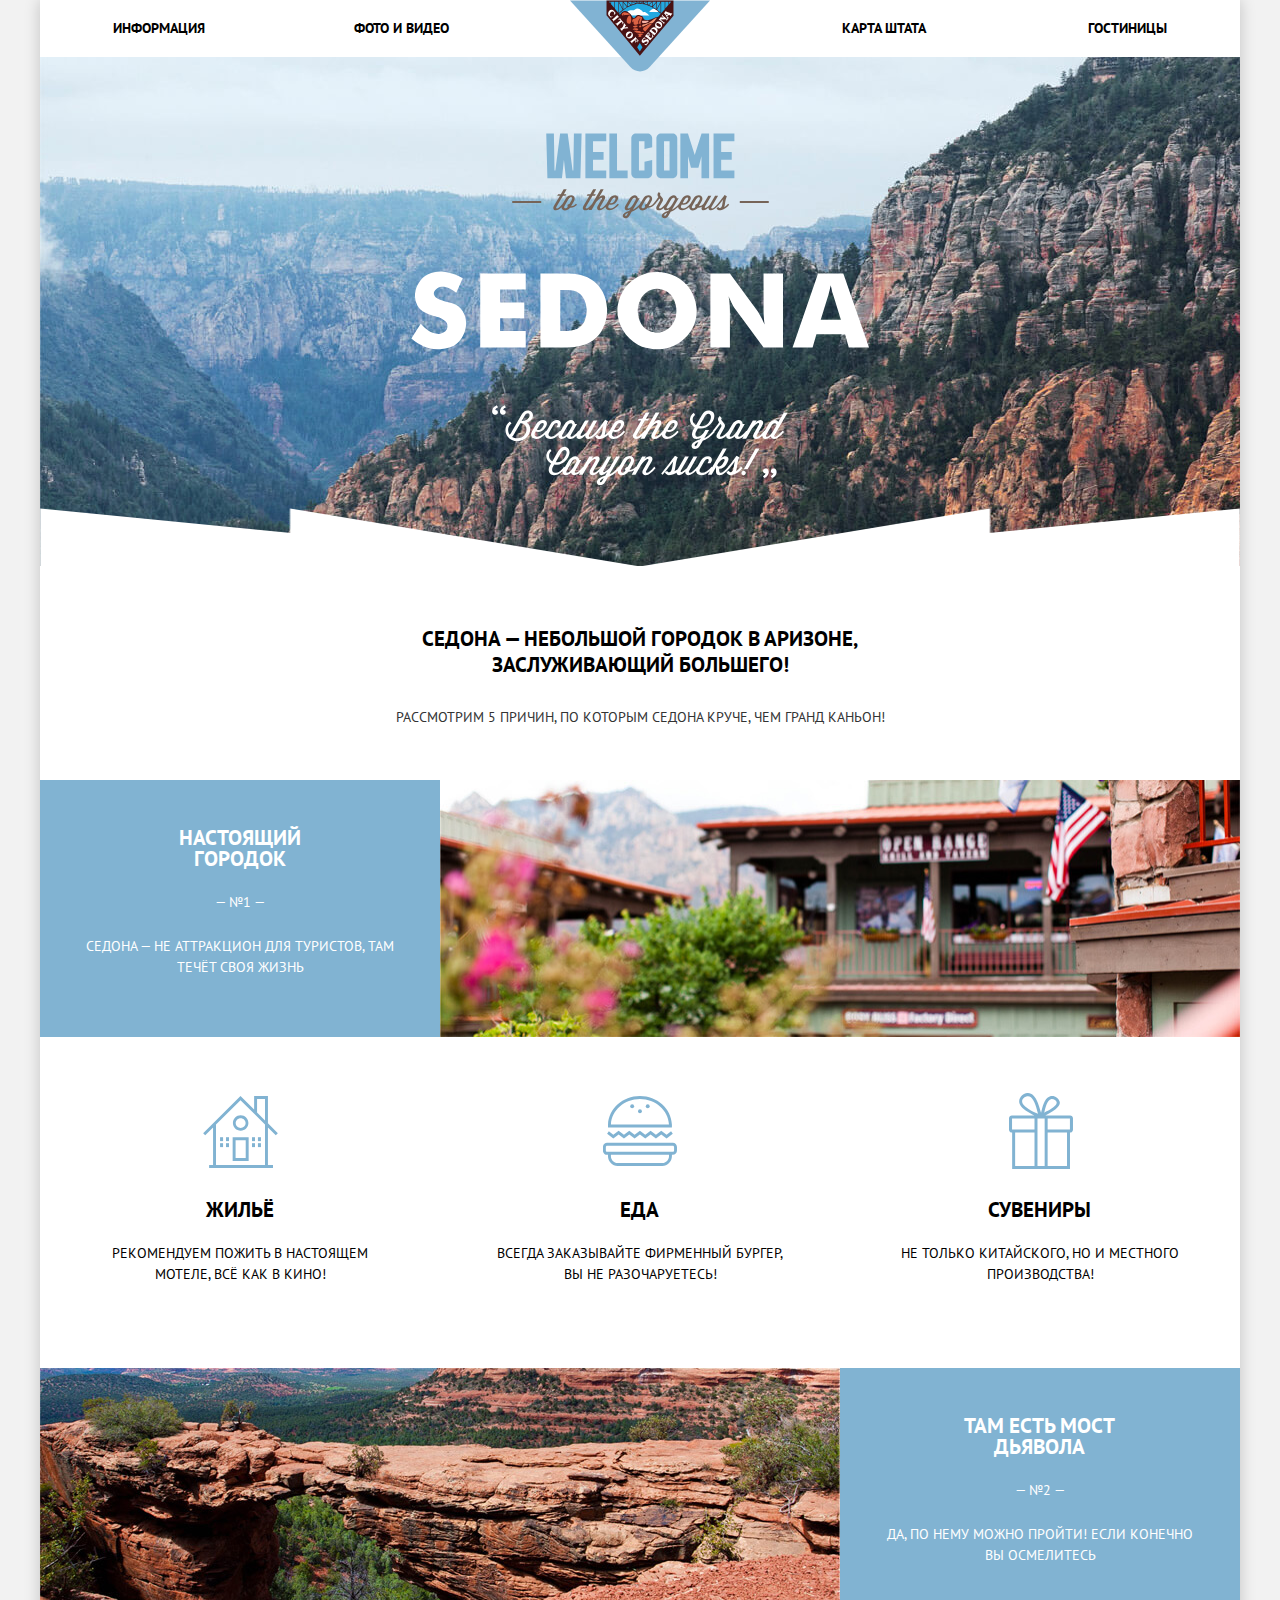
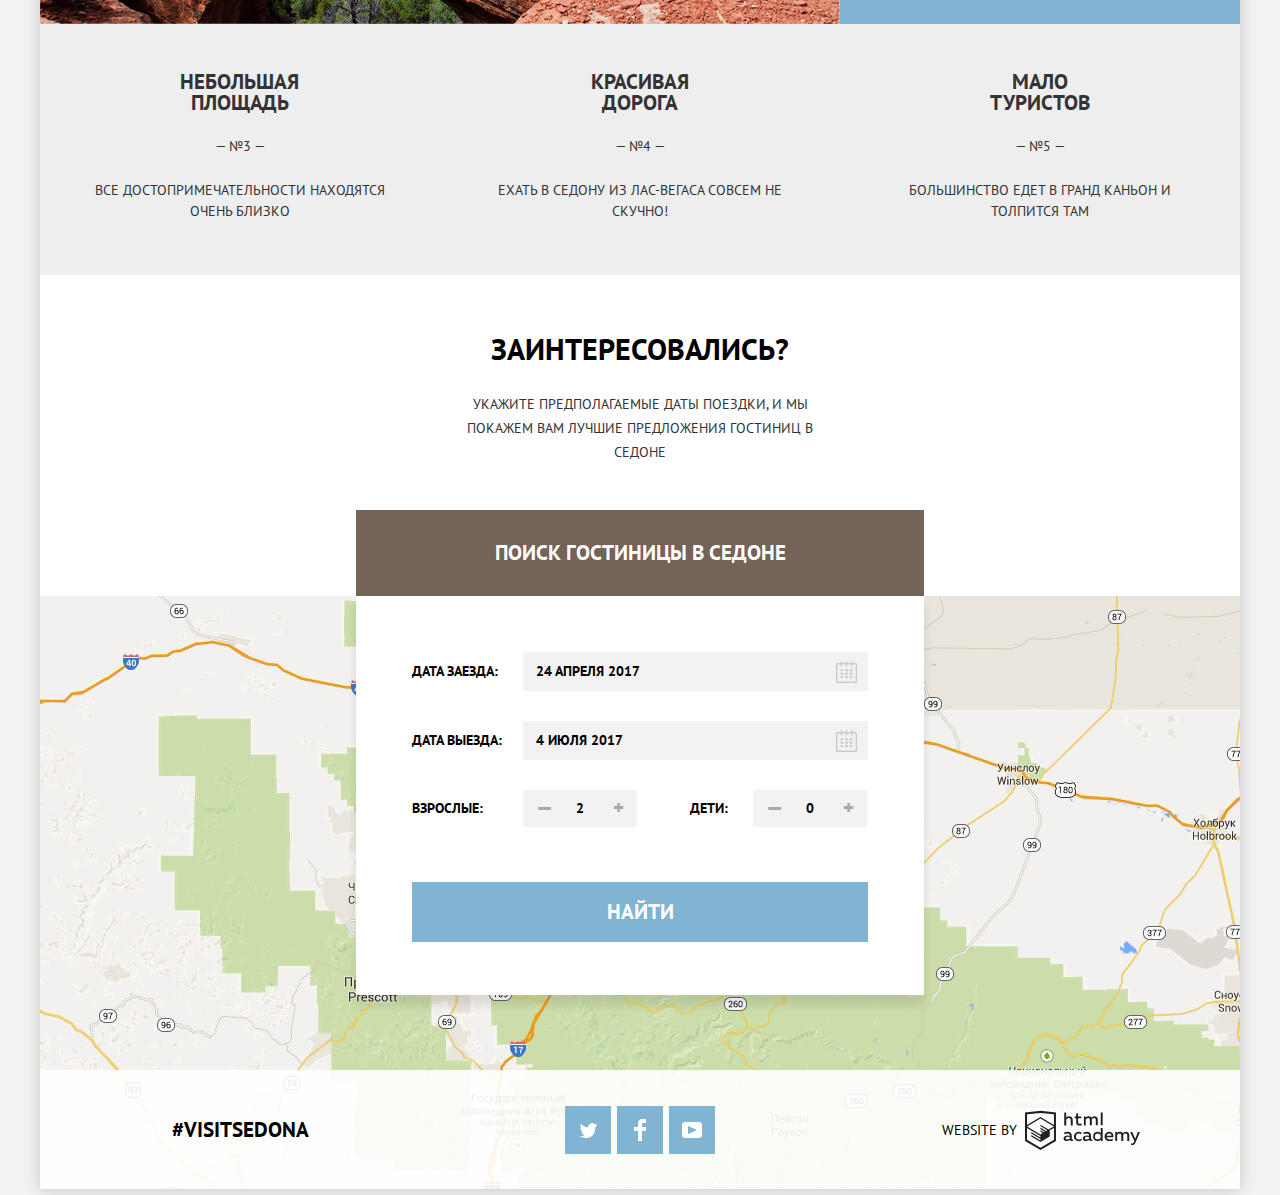
<file: index.html>
<!DOCTYPE html>
<html lang="ru">

<head>
  <meta charset="utf-8">
  <title>HTML Academy: Седона</title>
  <link href="https://fonts.googleapis.com/css?family=PT+Sans:400,700&amp;subset=cyrillic" rel="stylesheet">
  <link rel="stylesheet" href="css/normalize.css">
  <link rel="stylesheet" href="css/style-min.css">
</head>

<body class="index">
  <div class="page-container">
    <header class="page-header">
      <nav class="main-nav">
        <ul class="main-nav__list">
          <li class="main-nav__item main-nav__item--left">
            <a class="main-nav__link" href="#">Информация</a>
          </li>
          <li class="main-nav__item main-nav__item--left">
            <a class="main-nav__link" href="#">Фото и видео</a>
          </li>
          <li class="main-nav__item main-nav__item--right">
            <a class="main-nav__link" href="#">Карта штата</a>
          </li>
          <li class="main-nav__item main-nav__item--right">
            <a class="main-nav__link" href="hotels.html">Гостиницы</a>
          </li>
        </ul>
        <a class="logo">
          <img src="img/content/logo.svg" alt="City of Sedona" width="140" height="72">
          <span class="visually-hidden">Sedona</span>
        </a>
      </nav>
    </header>
    <main class="page-content">
      <section class="banner">
        <h2 class="visually-hidden">Welcome to the georgeus Sedona because the Grand Canyon sucks</h2>
        <img src="img/content/welcome.svg" alt="Welcome to the georgeus Sedona because the Grand Canyon sucks" width="459" height="353">
      </section>
      <section class="about-us">
        <header>
          <h2>Седона — небольшой городок в Аризоне,
            заслуживающий большего!</h2>
          <p>Рассмотрим 5 причин, по которым Седона круче, чем гранд каньон!</p>
        </header>
      </section>

      <section class="features">
        <ol class="features__list">
          <li class="feature__item item-feature feature__item--picture">
            <div class="feature__container">
              <h3>Настоящий городок</h3>
              <p>
                &#8212; №1
                &#8212;</p>
              <p>Седона — не аттракцион для туристов, там течёт своя жизнь</p>
            </div>
            <img src="img/content/true-town.jpg" alt="Настоящий городок" width="800" height="257">

            <ul class="item-feature__list">
              <li class="item-feature__item item-feature__item--accomodation">
                <h3>Жильё</h3>
                <p>Рекомендуем пожить в настоящем мотеле, всё как в кино!</p>
              </li>
              <li class="item-feature__item item-feature__item--food">
                <h3>Еда</h3>
                <p>
                  Всегда заказывайте фирменный бургер, вы не разочаруетесь!</p>
              </li>
              <li class="item-feature__item item-feature__item--souvenir">
                <h3>Сувениры</h3>
                <p>
                  Не только китайского, но и местного производства!</p>
              </li>
            </ul>
          </li>

          <li class="feature__item feature__item--picture">
            <img src="img/content/devils-bridge.jpg" alt="Настоящий городок" width="800" height="256">
            <div class="feature__container">
              <h3>Там есть Мост дьявола</h3>
              <p>
                &#8212; №2
                &#8212;</p>
              <p>Да, по нему можно пройти! Если конечно вы осмелитесь</p>
            </div>
          </li>

          <li class="feature__item">
            <div class="feature__container">
              <h3>Небольшая площадь</h3>
              <p>
                &#8212; №3
                &#8212;</p>
              <p>Все достопримечательности находятся очень близко</p>
            </div>
          </li>

          <li class="feature__item">
            <div class="feature__container">
              <h3>Красивая дорога</h3>
              <p>
                &#8212; №4
                &#8212;</p>
              <p>Ехать в Седону из Лас-Вегаса совсем не скучно!</p>
            </div>
          </li>

          <li class="feature__item">
            <div class="feature__container">
              <h3>Мало туристов</h3>
              <p>
                &#8212; №5
                &#8212;</p>
              <p>Большинство едет в гранд каньон и толпится там</p>
            </div>
          </li>
        </ol>
      </section>

      <section class="order">
        <div class="order-container">
          <header>
            <h2 class="visually-hidden">Найти гостиницу в Седоне</h2>
          </header>
          <div class="order__info">
            <b>Заинтересовались?</b>
            <p>Укажите предполагаемые даты поездки,
              и мы покажем вам лучшие предложения гостиниц в Седоне</p>
          </div>
          <a href="#" class="button button--open-order">поиск гостиницы в седоне</a>
        </div>
        <div class="modal modal-search modal-search--open">
          <form action="https://echo.htmlacademy.ru" method="post">
            <div class="form-container">
              <div class="reg-date">
                <p><label for="check-in-field">Дата заезда:</label>
                  <input type="text" name="check-in" id="check-in-field" placeholder="24 апреля 2017">
                  <button class="calendar" type="button"></button>
                </p>
                <p><label for="check-out-field">Дата выезда:</label>
                  <input type="text" name="check-out" id="check-out-field" placeholder="4 июля 2017">
                  <button class="calendar" type="button"></button>
                </p>
              </div>

              <div class="tickets">
                <label for="adult-tickets-field">Взрослые:</label>
                <div class="tickets__container">
                  <div class="tickets__half-width">
                    <p>
                      <button class="change-value" type="button" aria-label="добавить еще один взрослый билет">&#8212;</button>
                      <input type="text" name="adult-tickets" id="adult-tickets-field" value="2" pattern="[0-9]{1,3}">
                      <button class="change-value" type="button" aria-label="убрать один взрослый билет">+</button>
                    </p>
                  </div>

                  <div class="tickets__half-width">
                    <label for="children-tickets-field">Дети:</label>
                    <p>
                      <button class="change-value" type="button" aria-label="добавить еще один детский билет">&#8212;</button>
                      <input type="text" name="children-tickets" id="children-tickets-field" value="0" pattern="[0-9]{1,3}">
                      <button class="change-value" type="button" aria-label="убрать один детский билет">+</button>
                    </p>
                  </div>
                </div>
              </div>
            </div>
            <button class="button button--search" type="submit">Найти
            </button>
          </form>
        </div>
      </section>
    </main>

    <footer class="page-footer">
      <div class="map">
        <iframe src="https://www.google.com/maps/embed?pb=!1m14!1m12!1m3!1d498610.32959656045!2d-111.83600542272696!3d34.81545300815215!2m3!1f0!2f0!3f0!3m2!1i1024!2i768!4f13.1!5e0!3m2!1sen!2sru!4v1544873640456" width="1200" height="593" style="border:0"
          allowfullscreen></iframe>
        <img src="img/content/map.jpg" alt="Гостиницы на карте" width="1200" height="593">
      </div>
      <div class="footer-container">
        <p class="visit-sedona">
          <a href="#">#visitSEDONA</a>
        </p>
        <section class="socials">
          <h2 class="visually-hidden">Седона в социальных сетях</h2>
          <ul class="socials__list">
            <li class="socials__item">
              <a href="#" class="socials__link social-tw"><span class="visually-hidden">Твиттер</span></a>
            </li>
            <li class="socials__item">
              <a href="#" class="socials__link social-fb"><span class="visually-hidden">Фейсбук</span></a>
            </li>
            <li class="socials__item">
              <a href="#" class="socials__link social-youtube"><span class="visually-hidden">Ютюб</span></a>
            </li>
          </ul>
        </section>
        <div class="copyright">
          <span>Website by</span>
          <a class="copyright__link" href="https://htmlacademy.ru/intensive/htmlcss"><svg id="Layer_1" data-name="Layer 1" xmlns="http://www.w3.org/2000/svg" viewBox="0 0 108.08 36.85" width="115" height="41">
              <title>Html Academy Интенсив "Html и Css 1 курс"</title>
              <path d="M44.61,26.88a2,2,0,0,0,.55-0.1v1.33a3.25,3.25,0,0,1-1.18.21,1.67,1.67,0,0,1-1.67-1,4.84,4.84,0,0,1-3.14,1.08c-1.51,0-2.91-.83-2.91-2.55,0-2.13,2-2.79,3.71-2.79a11.08,11.08,0,0,1,2.17.25v-0.3c0-1-.76-1.77-2.19-1.77a7.42,7.42,0,0,0-3,.64v-1.7a10.21,10.21,0,0,1,3.19-.55c2.36,0,3.81,1.12,3.81,3.65v3a0.54,0.54,0,0,0,.49.59h0.17Zm-6.44-1.13A1.35,1.35,0,0,0,39.63,27h0.11a3.39,3.39,0,0,0,2.41-1V24.58a9.72,9.72,0,0,0-1.81-.21c-1,0-2.16.33-2.16,1.38h0Zm12.36-6.11a5,5,0,0,1,2.57.64V22a4.08,4.08,0,0,0-2.3-.7,2.75,2.75,0,1,0,0,5.49,5,5,0,0,0,2.43-.64v1.71a6.27,6.27,0,0,1-2.76.57A4.21,4.21,0,0,1,46,24.51q0-.21,0-0.41a4.32,4.32,0,0,1,4.18-4.46h0.38Zm12.17,7.24a2,2,0,0,0,.55-0.1v1.33a3.25,3.25,0,0,1-1.18.21,1.67,1.67,0,0,1-1.67-1,4.84,4.84,0,0,1-3.14,1.08c-1.51,0-2.91-.83-2.91-2.55,0-2.13,2-2.79,3.71-2.79a11.08,11.08,0,0,1,2.17.25v-0.3c0-1-.76-1.77-2.19-1.77a7.42,7.42,0,0,0-3,.64v-1.7a10.21,10.21,0,0,1,3.19-.55c2.36,0,3.81,1.12,3.81,3.65v3a0.54,0.54,0,0,0,.49.59h0.17Zm-6.44-1.13A1.35,1.35,0,0,0,57.73,27h0.11a3.39,3.39,0,0,0,2.41-1V24.58a9.72,9.72,0,0,0-1.81-.21c-1.06,0-2.16.33-2.16,1.38h0ZM73,16V28.2H71.35V26.88a3.88,3.88,0,0,1-3.19,1.54,4.4,4.4,0,0,1,0-8.78,3.81,3.81,0,0,1,3,1.3V16H73Zm-4.53,5.22a2.76,2.76,0,1,0,0,5.52A2.86,2.86,0,0,0,71.15,25V23A2.91,2.91,0,0,0,68.49,21.27ZM79,19.64c3.31,0,4.46,2.68,3.92,5.09H76.7c0.21,1.5,1.67,2.11,3.19,2.11a6.11,6.11,0,0,0,2.64-.59v1.6a7.14,7.14,0,0,1-3,.57C77,28.42,74.78,27,74.78,24a4.18,4.18,0,0,1,4-4.39H79Zm0.09,1.54a2.28,2.28,0,0,0-2.44,2.1v0.06H81.3A2,2,0,0,0,79.13,21.18Zm5.73,7V19.87h1.65v1a3.81,3.81,0,0,1,2.78-1.27A2.86,2.86,0,0,1,91.89,21a4.12,4.12,0,0,1,2.91-1.33A3.06,3.06,0,0,1,98,23V28.2h-1.9V23.05a1.59,1.59,0,0,0-1.42-1.75H94.42a2.8,2.8,0,0,0-2.07,1.12V28.2h-1.9V23.05A1.59,1.59,0,0,0,89,21.31H88.8a3,3,0,0,0-2.21,1.29v5.63H84.86Zm21.31-8.33h1.9l-3.91,9.46c-0.9,2.17-2.09,2.86-3.35,2.86a4.76,4.76,0,0,1-1.1-.14V30.46a2.86,2.86,0,0,0,.85.12c0.9,0,1.58-.64,2.07-1.9l0.17-.42-4-8.4h2l2.86,6.29ZM38.73,1.46V6.22a3.81,3.81,0,0,1,2.7-1.14,3.25,3.25,0,0,1,3.44,3.4v5.15H43V8.72a1.81,1.81,0,0,0-1.61-2h-0.3a2.93,2.93,0,0,0-2.32,1.39v5.52h-1.9V1.46h1.9ZM49.94,2.31v3h3V6.91h-3v3.81c0,1.1.5,1.46,1.58,1.46a4.49,4.49,0,0,0,1.69-.33v1.6A6.8,6.8,0,0,1,51,13.8a2.55,2.55,0,0,1-2.86-2.74V6.89H46.58V5.26h1.5V2.74Zm5.4,11.31V5.28H57v1A3.81,3.81,0,0,1,59.77,5a2.86,2.86,0,0,1,2.6,1.33A4.12,4.12,0,0,1,65.28,5,3.06,3.06,0,0,1,68.44,8.4v5.21h-1.9V8.46a1.59,1.59,0,0,0-1.42-1.75H64.89a2.8,2.8,0,0,0-2.07,1.12v5.78h-1.9V8.46A1.59,1.59,0,0,0,59.5,6.71H59.27A3,3,0,0,0,57.06,8v5.63H55.34ZM71.17,1.45H73V13.6H71.17V1.45ZM14.71,0H14.55L0,1.54V28.21l14.55,8.66,14.55-8.66V1.54Zm12.5,27.1L14.55,34.64,1.9,27.12V16.18l12.59,7.5V25L5.86,19.9v1.31l8.68,5.21v1.39L5.87,22.65V24l8.68,5.21,8.75-5.24V18.31L27.2,16V27.12Zm0-12.53-3.48,2-1.6,1L14.51,13v1.31L21,18.23H21l-0.14.09-1,.54-5.37-3.2V17l4.24,2.52-1,.67-3.2-1.9v1.31l2.1,1.24L14.5,22.1,2,14.65,14.51,7.11Zm0-1.32L14.49,5.76,1.91,13.25v-10L14.56,1.92,27.21,3.25v10h0Z"
                transform="translate(0 -0.02)" fill="#231f20" />
            </svg>
            <span class="visually-hidden">Html Academy</span></a>
        </div>
      </div>
    </footer>
  </div>
  <script src="js/script-min.js"></script>
</body>

</html>
</file>
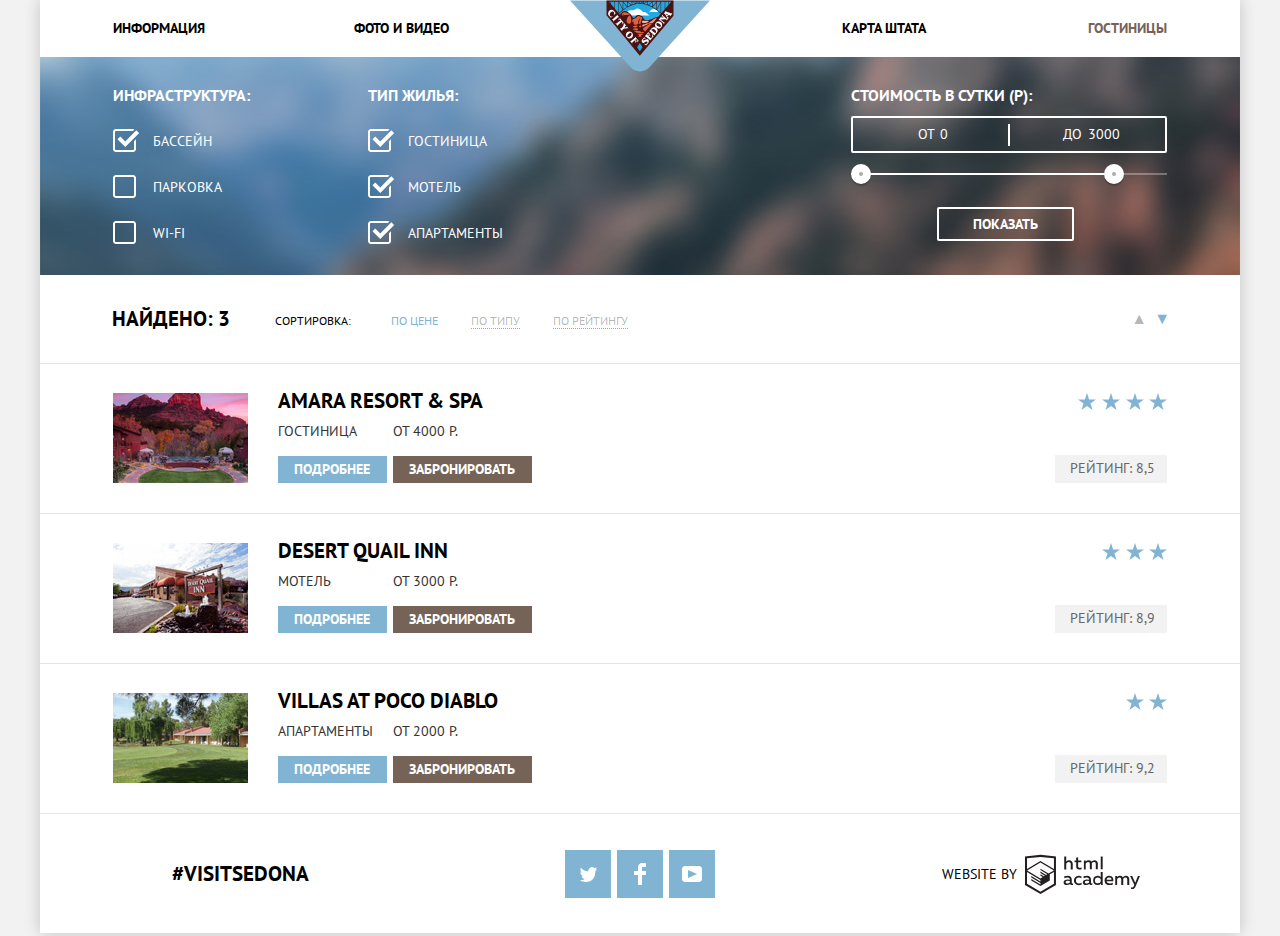
<file: hotels.html>
<!DOCTYPE html>
<html lang="ru">

<head>
  <meta charset="utf-8">
  <title>HTML Academy: Седона</title>
  <link href="https://fonts.googleapis.com/css?family=PT+Sans:400,700&amp;subset=cyrillic" rel="stylesheet">
  <link rel="stylesheet" href="css/normalize.css">
  <link rel="stylesheet" href="css/style-min.css">
</head>

<body>
  <div class="page-container">
    <header class="page-header">
      <h1 class="visually-hidden">Выбор отеля</h1>
      <nav class="main-nav">
        <ul class="main-nav__list">
          <li class="main-nav__item main-nav__item--left">
            <a class="main-nav__link" href="#">Информация</a>
          </li>
          <li class="main-nav__item main-nav__item--left">
            <a class="main-nav__link" href="#">Фото и видео</a>
          </li>
          <li class="main-nav__item main-nav__item--right">
            <a class="main-nav__link" href="#">Карта штата</a>
          </li>
          <li class="main-nav__item main-nav__item--right">
            <a class="main-nav__link main-nav__link--active">Гостиницы</a>
          </li>
        </ul>
        <a href="index.html" class="logo">
          <img src="img/content/logo.svg" alt="City of Sedona" width="140" height="72">
          <span class="visually-hidden">Sedona</span>
        </a>
      </nav>
    </header>

    <main class="page-main">
      <section class="filters">
        <header>
          <h2 class="visually-hidden">Фильтры выбора отеля</h2>
        </header>
        <form class="filters__form" action="https://echo.htmlacademy.ru" method="get">
          <div class="filters-container">
            <div class="checkbox-container">
              <fieldset>
                <h3>Инфраструктура:</h3>
                <div class="checkbox-container-inner">
                  <p>
                    <input type="checkbox" name="pool" id="pool-field" checked>
                    <label for="pool-field">Бассейн</label></p>
                  <p>
                    <input type="checkbox" name="parking" id="parking-field">
                    <label for="parking-field">Парковка</label></p>
                  <p>
                    <input type="checkbox" name="wifi" id="wifi-field">
                    <label for="wifi-field">Wi-Fi</label></p>
                </div>
              </fieldset>

              <fieldset>
                <h3>Тип жилья:</h3>
                <div class="checkbox-container-inner">
                  <p>
                    <input type="checkbox" name="hotel" id="hotel-field" checked>
                    <label for="hotel-field">Гостиница</label></p>
                  <p>
                    <input type="checkbox" name="motel" id="motel-field" checked>
                    <label for="motel-field">Мотель</label></p>
                  <p>
                    <input type="checkbox" name="apartaments" id="apartaments-field" checked>
                    <label for="apartaments-field">Апартаменты</label></p>
                </div>
              </fieldset>
            </div>

            <div class="filter-range">
              <fieldset>
                <div class="filter-range-container">
                  <h3>Стоимость в сутки (Р):</h3>
                  <div class="price-controls">
                    <label class="min-price">от <input type="text" name="min-price" placeholder="0"></label>
                    <label class="max-price">до <input type="text" name="max-price" placeholder="3000"></label>
                  </div>
                  <div class="range-controls">
                    <div class="range-controls__scale">
                      <div class="range-controls__bar"></div>
                    </div>
                    <div class="range-toggle range-toggle-min"></div>
                    <div class="range-toggle range-toggle-max"></div>
                  </div>
                </div>
                <button class="button button--transparent" type="submit">Показать</button>
              </fieldset>
            </div>
          </div>
        </form>
      </section>

      <div class="sort">
        <div class="sort-area">
          <p class="sort-result">Найдено: <span class="sort-result__value">3</span></p>
          <div class="sort-by-type">
            <span>Сортировка:</span>
            <a class="sort-by-type__link sort-by-type__link--active" href="#">По цене</a>
            <a class="sort-by-type__link" href="#">По типу</a>
            <a class="sort-by-type__link" href="#">По рейтингу</a>
          </div>
        </div>

        <div class="sort-buttons">
          <a href="#" class="sort-order" aria-label="по возрастанию">
            ▲</a>
          <a href="#" class="sort-order sort-order--active" aria-label="по убыванию">▼</a>
        </div>
      </div>

      <section class="hotels">
        <h2 class="visually-hidden">Список отелей</h2>
        <article class="hotels__item">
          <img src="img/content/amara-resort.jpg" alt="Amara Resort and Spa" width="135" height="90">
          <div class="hotel-info">
            <h3 class="hotel-info__title"><a href="#">Amara Resort & Spa</a></h3>
            <div class="hotel-info__half-with-container">
              <span>Гостиница</span>
              <a href="#" class="button button--more">Подробнее</a>
            </div>
            <div class="hotel-info__half-with-container">
              <span>От 4000 Р.</span>
              <a href="#" class="button button--book">Забронировать</a>
            </div>
          </div>
          <div class="hotels__rating hotels__rating--1">
            <p>рейтинг: 8,5</p>
          </div>
        </article>

        <article class="hotels__item">
          <img src="img/content/desert.jpg" alt="Desert Quail Inn" width="135" height="90">
          <div class="hotel-info">

            <h3 class="hotel-info__title"><a href="#">Desert Quail Inn</a></h3>

            <div class="hotel-info__half-with-container">
              <span>Мотель</span>
              <a href="#" class="button button--more">Подробнее</a>
            </div>
            <div class="hotel-info__half-with-container">
              <span>От 3000 Р.</span>
              <a href="#" class="button button--book">Забронировать</a>
            </div>
          </div>
          <div class="hotels__rating hotels__rating--2">
            <p>рейтинг: 8,9</p>
          </div>
        </article>

        <article class="hotels__item">
          <img src="img/content/villas.jpg" alt="Villas at Poco Diablo" width="135" height="90">
          <div class="hotel-info">
            <h3 class="hotel-info__title"><a href="#">Villas at Poco Diablo</a></h3>
            <div class="hotel-info__half-with-container">
              <span>Апартаменты</span>
              <a href="#" class="button button--more">Подробнее</a>
            </div>
            <div class="hotel-info__half-with-container">
              <span>От 2000 Р.</span>
              <a href="#" class="button button--book">Забронировать</a>
            </div>
          </div>
          <div class="hotels__rating hotels__rating--3">
            <p>рейтинг: 9,2</p>
          </div>
        </article>
      </section>
    </main>

    <footer class="page-footer">
      <div class="footer-container">
        <p class="visit-sedona">
          <a href="#">#visitSEDONA</a>
        </p>
        <section class="socials">
          <h2 class="visually-hidden">Седона в социальных сетях</h2>
          <ul class="socials__list">
            <li class="socials__item">
              <a href="#" class="socials__link social-tw"><span class="visually-hidden">Твиттер</span></a>
            </li>
            <li class="socials__item">
              <a href="#" class="socials__link social-fb"><span class="visually-hidden">Фейсбук</span></a>
            </li>
            <li class="socials__item">
              <a href="#" class="socials__link social-youtube"><span class="visually-hidden">Ютюб</span></a>
            </li>
          </ul>
        </section>
        <div class="copyright">
          <span>Website by</span>
          <a class="copyright__link" href="https://htmlacademy.ru/intensive/htmlcss"><svg id="Layer_1" data-name="Layer 1" xmlns="http://www.w3.org/2000/svg" viewBox="0 0 108.08 36.85" width="115" height="41">
              <title>Html Academy Интенсив "Html и Css 1 курс"</title>
              <path d="M44.61,26.88a2,2,0,0,0,.55-0.1v1.33a3.25,3.25,0,0,1-1.18.21,1.67,1.67,0,0,1-1.67-1,4.84,4.84,0,0,1-3.14,1.08c-1.51,0-2.91-.83-2.91-2.55,0-2.13,2-2.79,3.71-2.79a11.08,11.08,0,0,1,2.17.25v-0.3c0-1-.76-1.77-2.19-1.77a7.42,7.42,0,0,0-3,.64v-1.7a10.21,10.21,0,0,1,3.19-.55c2.36,0,3.81,1.12,3.81,3.65v3a0.54,0.54,0,0,0,.49.59h0.17Zm-6.44-1.13A1.35,1.35,0,0,0,39.63,27h0.11a3.39,3.39,0,0,0,2.41-1V24.58a9.72,9.72,0,0,0-1.81-.21c-1,0-2.16.33-2.16,1.38h0Zm12.36-6.11a5,5,0,0,1,2.57.64V22a4.08,4.08,0,0,0-2.3-.7,2.75,2.75,0,1,0,0,5.49,5,5,0,0,0,2.43-.64v1.71a6.27,6.27,0,0,1-2.76.57A4.21,4.21,0,0,1,46,24.51q0-.21,0-0.41a4.32,4.32,0,0,1,4.18-4.46h0.38Zm12.17,7.24a2,2,0,0,0,.55-0.1v1.33a3.25,3.25,0,0,1-1.18.21,1.67,1.67,0,0,1-1.67-1,4.84,4.84,0,0,1-3.14,1.08c-1.51,0-2.91-.83-2.91-2.55,0-2.13,2-2.79,3.71-2.79a11.08,11.08,0,0,1,2.17.25v-0.3c0-1-.76-1.77-2.19-1.77a7.42,7.42,0,0,0-3,.64v-1.7a10.21,10.21,0,0,1,3.19-.55c2.36,0,3.81,1.12,3.81,3.65v3a0.54,0.54,0,0,0,.49.59h0.17Zm-6.44-1.13A1.35,1.35,0,0,0,57.73,27h0.11a3.39,3.39,0,0,0,2.41-1V24.58a9.72,9.72,0,0,0-1.81-.21c-1.06,0-2.16.33-2.16,1.38h0ZM73,16V28.2H71.35V26.88a3.88,3.88,0,0,1-3.19,1.54,4.4,4.4,0,0,1,0-8.78,3.81,3.81,0,0,1,3,1.3V16H73Zm-4.53,5.22a2.76,2.76,0,1,0,0,5.52A2.86,2.86,0,0,0,71.15,25V23A2.91,2.91,0,0,0,68.49,21.27ZM79,19.64c3.31,0,4.46,2.68,3.92,5.09H76.7c0.21,1.5,1.67,2.11,3.19,2.11a6.11,6.11,0,0,0,2.64-.59v1.6a7.14,7.14,0,0,1-3,.57C77,28.42,74.78,27,74.78,24a4.18,4.18,0,0,1,4-4.39H79Zm0.09,1.54a2.28,2.28,0,0,0-2.44,2.1v0.06H81.3A2,2,0,0,0,79.13,21.18Zm5.73,7V19.87h1.65v1a3.81,3.81,0,0,1,2.78-1.27A2.86,2.86,0,0,1,91.89,21a4.12,4.12,0,0,1,2.91-1.33A3.06,3.06,0,0,1,98,23V28.2h-1.9V23.05a1.59,1.59,0,0,0-1.42-1.75H94.42a2.8,2.8,0,0,0-2.07,1.12V28.2h-1.9V23.05A1.59,1.59,0,0,0,89,21.31H88.8a3,3,0,0,0-2.21,1.29v5.63H84.86Zm21.31-8.33h1.9l-3.91,9.46c-0.9,2.17-2.09,2.86-3.35,2.86a4.76,4.76,0,0,1-1.1-.14V30.46a2.86,2.86,0,0,0,.85.12c0.9,0,1.58-.64,2.07-1.9l0.17-.42-4-8.4h2l2.86,6.29ZM38.73,1.46V6.22a3.81,3.81,0,0,1,2.7-1.14,3.25,3.25,0,0,1,3.44,3.4v5.15H43V8.72a1.81,1.81,0,0,0-1.61-2h-0.3a2.93,2.93,0,0,0-2.32,1.39v5.52h-1.9V1.46h1.9ZM49.94,2.31v3h3V6.91h-3v3.81c0,1.1.5,1.46,1.58,1.46a4.49,4.49,0,0,0,1.69-.33v1.6A6.8,6.8,0,0,1,51,13.8a2.55,2.55,0,0,1-2.86-2.74V6.89H46.58V5.26h1.5V2.74Zm5.4,11.31V5.28H57v1A3.81,3.81,0,0,1,59.77,5a2.86,2.86,0,0,1,2.6,1.33A4.12,4.12,0,0,1,65.28,5,3.06,3.06,0,0,1,68.44,8.4v5.21h-1.9V8.46a1.59,1.59,0,0,0-1.42-1.75H64.89a2.8,2.8,0,0,0-2.07,1.12v5.78h-1.9V8.46A1.59,1.59,0,0,0,59.5,6.71H59.27A3,3,0,0,0,57.06,8v5.63H55.34ZM71.17,1.45H73V13.6H71.17V1.45ZM14.71,0H14.55L0,1.54V28.21l14.55,8.66,14.55-8.66V1.54Zm12.5,27.1L14.55,34.64,1.9,27.12V16.18l12.59,7.5V25L5.86,19.9v1.31l8.68,5.21v1.39L5.87,22.65V24l8.68,5.21,8.75-5.24V18.31L27.2,16V27.12Zm0-12.53-3.48,2-1.6,1L14.51,13v1.31L21,18.23H21l-0.14.09-1,.54-5.37-3.2V17l4.24,2.52-1,.67-3.2-1.9v1.31l2.1,1.24L14.5,22.1,2,14.65,14.51,7.11Zm0-1.32L14.49,5.76,1.91,13.25v-10L14.56,1.92,27.21,3.25v10h0Z"
                transform="translate(0 -0.02)" fill="#231f20" />
            </svg>
            <span class="visually-hidden">Html Academy</span></a>
        </div>
      </div>
    </footer>
  </div>
</body>

</html>
</file>
<file: css/style-min.css>
.button,.modal-search input,body{text-transform:uppercase}@-webkit-keyframes move-down{from{-webkit-transform:translateY(-100%) scaleY(0);transform:translateY(-100%) scaleY(0)}to{-webkit-transform:translateY(0) scaleY(1);transform:translateY(0) scaleY(1)}}@keyframes move-down{from{-webkit-transform:translateY(-100%) scaleY(0);transform:translateY(-100%) scaleY(0)}to{-webkit-transform:translateY(0) scaleY(1);transform:translateY(0) scaleY(1)}}@-webkit-keyframes move-up{from{-webkit-transform:translateY(0) scaleY(1);transform:translateY(0) scaleY(1)}to{-webkit-transform:translateY(-100%) scaleY(0);transform:translateY(-100%) scaleY(0)}}@keyframes move-up{from{-webkit-transform:translateY(0) scaleY(1);transform:translateY(0) scaleY(1)}to{-webkit-transform:translateY(-100%) scaleY(0);transform:translateY(-100%) scaleY(0)}}body,html{width:100%;height:100%}body{min-width:1200px;margin:0;padding:0;font-family:"PT Sans",Arial,sans-serif;font-size:14px;line-height:21px;color:#333;background-color:#f2f2f2}.page-container{width:1200px;margin:0 auto;-webkit-box-shadow:0 0 15px rgba(0,1,1,.2);box-shadow:0 0 15px rgba(0,1,1,.2);background-color:#fff}.visually-hidden{position:absolute;clip:rect(0 0 0 0);width:1px;height:1px;margin:-1px;padding:0;border:0}.button{display:block;font-weight:700;color:rgba(255,255,255,1);border:none}.about-us,.main-nav__list{display:-webkit-box;display:-ms-flexbox}.button--open-order{width:568px;margin:0 auto;padding-top:30px;padding-bottom:30px;text-align:center}.button--search{width:100%;padding-top:17px;padding-bottom:17px}.button--open-order,.button--search{font-size:21px;line-height:26px}.button--book,.button--open-order{background-color:#766357}.button--book:focus,.button--book:hover,.button--open-order:focus,.button--open-order:hover{outline:0;background-color:#604e43}.button--book:active,.button--open-order:active{background-color:#503e33;color:rgba(255,255,255,.3)}.button--more,.button--search{background-color:#81b3d2}.button--more:hover,.button--search:focus,.button--search:hover{outline:0;background-color:#669ec0}.button--more:active,.button--search:active{color:rgba(255,255,255,.3);background-color:#5496bd}.button--book,.button--more{margin-top:14px;padding:3px 17px 3px 16px;font-size:14px;line-height:21px}.button--transparent{margin:0 auto;padding:7px 34px;background:0 0;border:2px solid #fff;border-radius:2px;cursor:pointer}.button--transparent:focus,.button--transparent:hover{background-color:#fff;color:#000}a{text-decoration:none}img{max-width:100%}.main-nav{position:relative;-webkit-box-align:center;-ms-flex-align:center;align-items:center;padding:15px 73px 16px}.main-nav__list{display:flex;-ms-flex-wrap:wrap;flex-wrap:wrap;-webkit-box-pack:justify;-ms-flex-pack:justify;justify-content:space-between;width:100%;margin:0;padding:0;list-style:none;line-height:26px}.logo{position:absolute;top:0;left:50%;margin-left:-70px;width:140px;height:72px}.main-nav__item{-webkit-box-sizing:border-box;box-sizing:border-box;width:220px;margin-right:20px}.main-nav__item--left{text-align:left}.main-nav__item--right{text-align:right}.about-us h2,.about-us p,.change-value,.features__list li,.order__info,.tickets__half-width input{text-align:center}.main-nav__item:nth-child(4n+2){margin-right:130px}.main-nav__item:last-child{margin-right:0}.main-nav__link{font-size:14px;line-height:26px;font-weight:700;color:rgba(0,0,0,1)}.main-nav__link:focus,.main-nav__link:hover{outline:0;color:#81b3d2}.main-nav__link:active{color:rgba(0,0,0,.3)}.main-nav__link--active{color:#766357}.banner{margin-bottom:60px;padding-top:76px;padding-bottom:80px;background-color:#000;background-image:url(../img/decor/polygon.png),url(../img/background/background-sedona.jpg);background-repeat:no-repeat,no-repeat;background-position:50% 451px,0 -56px}.calendar,.item-feature__item,.socials__link{background-repeat:no-repeat}.banner img{display:block;width:459px;height:353px;margin:0 auto}.about-us{display:flex;-webkit-box-pack:center;-ms-flex-pack:center;justify-content:center;margin-bottom:50px}.feature__item--picture,.features__list{display:-webkit-box;display:-ms-flexbox;-ms-flex-wrap:wrap}.about-us header{width:590px}.about-us h2{margin:0 0 26px;padding:0;font-size:21px;line-height:26px;font-weight:700;color:#000}.about-us p{margin:0;padding:0;line-height:26px}.features__list{display:flex;flex-wrap:wrap;margin:0;padding:0;list-style:none}.features__list h3{margin:0 0 23px;padding:0 79px 0 78px;font-size:21px;line-height:21px;font-weight:700}.features__list p{padding:0;margin:0 0 23px}.features__list p:last-child{margin-bottom:0}.feature__container{-webkit-box-sizing:border-box;box-sizing:border-box;width:400px;padding:47px 46px 53px}.feature__item{background-color:#eee}.feature__item--picture{display:flex;flex-wrap:wrap;width:100%;color:#fff;background-color:#81b3d2}.item-feature__list,.reg-date p{display:-webkit-box;display:-ms-flexbox}.item-feature__item,.modal-search,.order,.order-container,.order__info{background-color:#fff}.item-feature__list{display:flex;-ms-flex-wrap:wrap;flex-wrap:wrap;margin:0;padding:0;list-style:none}.item-feature__item{-webkit-box-sizing:border-box;box-sizing:border-box;width:400px;padding:162px 47px 83px;color:#000;background-position:163px 59px}.item-feature__item--accomodation{background-image:url(../img/icons/accommodation.svg)}.item-feature__item--food{background-image:url(../img/icons/food.svg)}.item-feature__item--souvenir{background-image:url(../img/icons/souvenir.svg);background-position:169px 56px}.order{position:relative;z-index:1;padding-top:56px}.order-container{position:relative;z-index:2}.order__info{width:440px;margin:0 auto 46px}.order__info b{font-size:30px;line-height:36px;font-weight:700;color:#000}.order__info p{margin:25px 0 0;padding:0 21px;line-height:24px}.modal-search{display:none;position:absolute;top:100%;left:50%;z-index:-1;-webkit-box-sizing:border-box;box-sizing:border-box;width:568px;margin-left:-284px;padding:56px 56px 53px;-webkit-box-shadow:0 10px 10px 0 rgba(0,0,0,.1);box-shadow:0 10px 10px 0 rgba(0,0,0,.1)}.modal-search--open{display:block;-webkit-animation-name:move-down;animation-name:move-down;-webkit-animation-duration:.5s;animation-duration:.5s}.modal-search--close{display:block;-webkit-animation-name:move-up;animation-name:move-up;-webkit-animation-duration:.5s;animation-duration:.5s;-webkit-animation-fill-mode:both;animation-fill-mode:both}.modal-search form{font-weight:700;color:#000}.modal-search input{-webkit-box-sizing:border-box;box-sizing:border-box;font:inherit;background-color:#f2f2f2;border:2px solid #f2f2f2;outline:0}.change-value,.visit-sedona a{font-size:21px;font-weight:700}.modal-search input:hover{background-color:#ebebeb;border:2px solid #ebebeb}.modal-search input:focus{background-color:#fff;border:2px solid #e5e5e5}.modal-search input::-webkit-input-placeholder{color:#000}.modal-search input:-moz-placeholder{color:#000;opacity:1}.modal-search input::-moz-placeholder{color:#000;opacity:1}.modal-search input:-ms-input-placeholder{color:#000}.form-container{margin-bottom:55px}.reg-date input{width:345px;margin-left:auto;padding:7px 35px 7px 11px}.reg-date p{position:relative;display:flex;-webkit-box-align:center;-ms-flex-align:center;align-items:center;margin:0 0 30px;padding:0}.tickets,.tickets__container{display:-webkit-box;display:-ms-flexbox}.calendar{position:absolute;top:50%;right:10px;width:22px;height:22px;margin-top:-11px;padding:0;border:none;background-color:transparent;background-image:url(../img/icons/calendar-sprite.png);background-position:0 -22px}.map,.page-footer{position:relative}.calendar:focus,.calendar:hover{background-position:0 -44px}.calendar:active{background-position:0 0}.tickets{display:flex;-webkit-box-pack:justify;-ms-flex-pack:justify;justify-content:space-between;-webkit-box-align:center;-ms-flex-align:center;align-items:center}.tickets__container{display:flex;-webkit-box-pack:justify;-ms-flex-pack:justify;justify-content:space-between;width:345px;-webkit-box-sizing:border-box;box-sizing:border-box}.tickets__half-width{display:-webkit-box;display:-ms-flexbox;display:flex;-webkit-box-align:center;-ms-flex-align:center;align-items:center}.tickets__half-width p{display:-webkit-box;display:-ms-flexbox;display:flex;-webkit-box-sizing:border-box;box-sizing:border-box;width:115px;margin:0;padding:0}.tickets__half-width input{width:38px;padding:6px}.tickets__half-width label{margin-right:25px}.change-value{width:38px;padding:0 13px;color:#a9a9a9;border:none;background-color:#f2f2f2}.change-value:focus,.change-value:hover{color:#000;outline:0}.change-value:active{color:#81b3d2}.map{height:593px}.map iframe{position:absolute;top:0;left:0}.index .footer-container{position:absolute;bottom:0;left:0}.footer-container{display:-webkit-box;display:-ms-flexbox;display:flex;-ms-flex-wrap:wrap;flex-wrap:wrap;-webkit-box-pack:justify;-ms-flex-pack:justify;justify-content:space-between;-webkit-box-align:center;-ms-flex-align:center;align-items:center;padding-top:36px;padding-bottom:35px;background-color:rgba(255,255,255,.9)}.copyright,.socials,.visit-sedona{-webkit-box-sizing:border-box;box-sizing:border-box;text-align:center}.visit-sedona{margin:0;padding:0;width:400px}.visit-sedona a{line-height:26px;color:#000}.socials__list{width:402px;margin:0;padding:0;list-style:none}.socials__item{display:inline-block;margin-right:2px;vertical-align:middle;background-color:#669ec0}.socials__link{display:block;width:46px;height:48px;background-color:#81b3d2;background-position:50% 50%}.copyright,.filters-container{display:-webkit-box;display:-ms-flexbox}.social-tw{background-image:url(../img/icons/twitter.svg)}.social-fb{background-image:url(../img/icons/facebook.svg)}.social-youtube{background-image:url(../img/icons/youtube.svg)}.socials__link:focus,.socials__link:hover{background-color:#669ec0}.socials__link:active{opacity:.3}.copyright{display:flex;-webkit-box-align:center;-ms-flex-align:center;align-items:center;-webkit-box-pack:center;-ms-flex-pack:center;justify-content:center;width:398px;color:#000}.copyright__link{margin-left:8px;line-height:0}.copyright__link:focus path,.copyright__link:hover path{fill:#81b3d2}.copyright__link:active path{fill:#bdbbbc}.filters{padding:28px 73px 31px;color:rgba(255,255,255,1);background:url(../img/background/filter-background.jpg) 0 -55px no-repeat #6c5e5d}.filters-container{display:flex}.checkbox-container{display:-webkit-box;display:-ms-flexbox;display:flex;width:50%}.checkbox-container fieldset{width:255px;-webkit-box-sizing:border-box;box-sizing:border-box}.checkbox-container p{margin:25px 0 0}.checkbox-container-inner input{display:none}.checkbox-container-inner label{position:relative;padding-left:40px}.checkbox-container-inner label::before{content:"";position:absolute;top:-3px;left:0;width:26px;height:23px;background:url(../img/icons/checkbox.svg) no-repeat}input[type=checkbox]:checked+label::before{background-position:0 -23px}input[type=checkbox]:disabled+label::before{opacity:.5}.filters__form fieldset{margin:0;padding:0;border:none}.filters__form h3{margin:0;font-size:16px;line-height:21px;font-weight:700}.filters__form label{font-size:14px;line-height:21px}.filter-range{-webkit-box-sizing:border-box;box-sizing:border-box;width:324px;margin-left:auto}.filter-range-container{padding-left:8px}.filter-range h3{margin-bottom:10px}.price-controls{position:relative;-webkit-box-sizing:border-box;box-sizing:border-box;height:37px;margin-bottom:20px;padding:5px 0;font-size:0;border:2px solid #fff;border-radius:2px}.price-controls::after{content:"";position:absolute;top:50%;left:50%;width:2px;height:22px;background-color:#fff;-webkit-transform:translate(-50%,-50%);-ms-transform:translate(-50%,-50%);transform:translate(-50%,-50%)}.range-controls{position:relative;margin-bottom:32px}.range-controls__scale{height:2px;background-color:rgba(255,255,255,.3)}.range-controls__bar{width:80%;height:2px;background-color:rgba(255,255,255,1)}.range-toggle{position:absolute;top:-9px;width:4px;height:4px;background-color:#ababab;border:8px solid #fff;border-radius:50%;-webkit-box-shadow:0 2px 1px 0 rgba(0,1,1,.2);box-shadow:0 2px 1px 0 rgba(0,1,1,.2);cursor:pointer}.range-toggle:hover{background:#1c4f80}.range-toggle-min{left:0}.range-toggle-max{left:80%}.filter-range label{display:inline-block;width:90px;vertical-align:middle}.sort,.sort-area{display:-webkit-box;display:-ms-flexbox}.min-price{padding-left:65px}.max-price{padding-left:55px}.filter-range input{width:50px;margin:0;font:inherit;color:inherit;background-color:transparent;border:none}.filter-range input::-webkit-input-placeholder{color:#fff}.filter-range input:-moz-placeholder{color:#fff;opacity:1}.filter-range input::-moz-placeholder{color:#fff;opacity:1}.filter-range input:-ms-input-placeholder{color:#fff}.sort{display:flex;-webkit-box-pack:justify;-ms-flex-pack:justify;justify-content:space-between;-webkit-box-align:center;-ms-flex-align:center;align-items:center;padding:31px 70px 31px 72px;border-bottom:1px solid #e5e5e5}.sort-area{display:flex;-webkit-box-align:center;-ms-flex-align:center;align-items:center}.hotel-info,.hotels__item{display:-webkit-box;display:-ms-flexbox}.sort-result{width:150px;margin:0 13px 0 0;padding:0;font-size:21px;line-height:26px;font-weight:700;color:#000}.sort-by-type{padding-top:2px}.sort-by-type span{margin-right:36px;font-size:12px;line-height:18px;color:#000}.sort-by-type__link{margin-right:29px;font-size:12px;line-height:18px;color:rgba(0,0,0,.3);border-bottom:1px dotted #81b3d2}.sort-by-type__link:focus,.sort-by-type__link:hover{color:#81b3d2}.sort-by-type__link:active{color:rgba(0,0,0,1);border:none}.sort-by-type__link--active{color:#81b3d2;border:none}.sort-order{margin-left:3px;font-size:16px;line-height:18px;color:rgba(0,0,0,.3)}.sort-order:focus,.sort-order:hover{color:rgba(0,0,0,1)}.sort-order--active,.sort-order:active{color:#81b3d2}.hotels__item{display:flex;padding:24px 73px 30px;border-bottom:1px solid #e5e5e5}.hotels__item img{margin-right:30px;margin-top:5px}.hotel-info{display:flex;-ms-flex-wrap:wrap;flex-wrap:wrap;margin-right:10px}.hotel-info__half-with-container{margin-right:6px}.hotel-info__title{width:100%;margin:0 0 6px;font-size:21px;line-height:26px;font-weight:700;color:#000}.hotel-info__title a{color:rgba(0,0,0,1)}.hotel-info__title a:focus,.hotel-info__title a:hover{color:#81b3d2}.hotel-info__title a:active{color:rgba(0,0,0,.3)}.hotels__rating{display:-webkit-box;display:-ms-flexbox;display:flex;width:240px;margin-left:auto;margin-top:5px}.hotels__rating p{padding:3px 12px 4px 15px;margin:0 0 0 auto;-ms-align-self:flex-end;-ms-flex-item-align:end;align-self:flex-end;color:#666;background-color:#f2f2f2}.hotels__rating--1{background-image:url(../img/decor/star.svg),url(../img/decor/star.svg),url(../img/decor/star.svg),url(../img/decor/star.svg);background-repeat:no-repeat;background-position:top right,top right 23px,top right 47px,top right 71px}.hotels__rating--2{background-image:url(../img/decor/star.svg),url(../img/decor/star.svg),url(../img/decor/star.svg);background-repeat:no-repeat;background-position:top right,top right 23px,top right 47px}.hotels__rating--3{background-image:url(../img/decor/star.svg),url(../img/decor/star.svg);background-repeat:no-repeat;background-position:top right,top right 23px}
</file>
